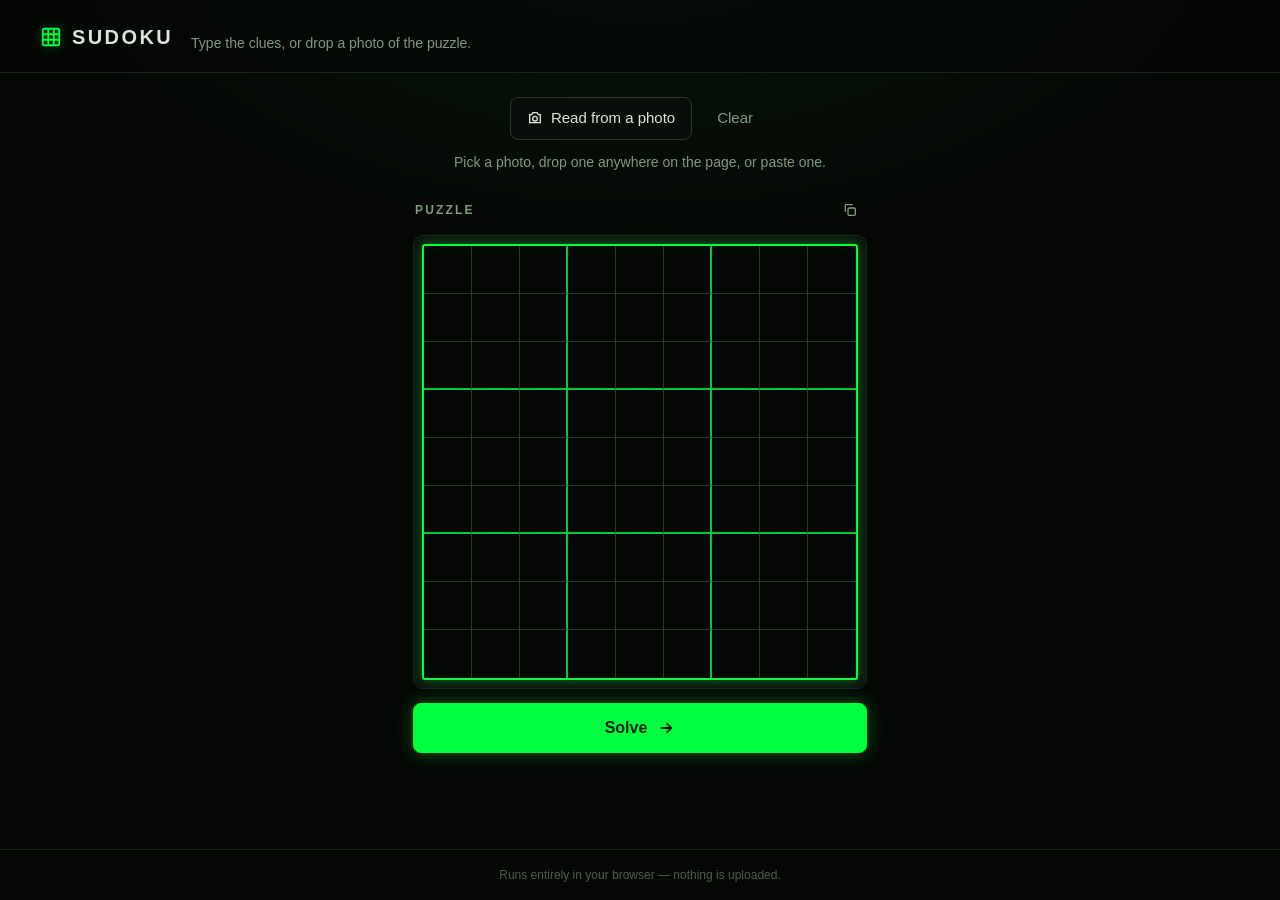
<file: index.html>
<!DOCTYPE html>
<html lang="en">

<head>
  <meta charset="UTF-8">
  <meta name="viewport" content="width=device-width, initial-scale=1.0">
  <meta name="color-scheme" content="dark">
  <meta name="theme-color" content="#050705">
  <link rel="stylesheet" href="style.css">
  <title>Sudoku</title>
</head>

<body>
  <header class="topbar">
    <div class="brand">
      <span class="mark" aria-hidden="true">
        <svg viewBox="0 0 24 24" width="22" height="22" fill="none" stroke="currentColor" stroke-width="2">
          <rect x="3" y="3" width="18" height="18" rx="2"></rect>
          <path d="M9 3v18M15 3v18M3 9h18M3 15h18"></path>
        </svg>
      </span>
      <h1>Sudoku</h1>
    </div>
    <p class="tagline">Type the clues, or drop a photo of the puzzle.</p>
  </header>

  <main>
    <section id="import" class="toolbar" aria-label="Import">
      <div class="actions">
        <button id="photoBtn" type="button" class="btn">
          <svg viewBox="0 0 24 24" width="16" height="16" fill="none" stroke="currentColor" stroke-width="2" aria-hidden="true">
            <path d="M4 7h3l2-3h6l2 3h3v12H4z"></path>
            <circle cx="12" cy="13" r="3.5"></circle>
          </svg>
          Read from a photo
        </button>
        <input type="file" id="photo" accept="image/*" capture="environment" hidden>
        <button id="cornersBtn" type="button" class="btn" hidden>Set corners by hand</button>
        <button id="clearBtn" type="button" class="btn btn-quiet">Clear</button>
      </div>
      <p id="importStatus" class="status" role="status">Pick a photo, drop one anywhere on the page, or paste one.</p>
    </section>

    <details id="previewWrap" class="card preview" hidden open>
      <summary class="preview-head">
        <span class="panel-title">Photo</span>
        <span id="previewHint" class="preview-hint"></span>
        <svg class="chevron" viewBox="0 0 24 24" width="16" height="16" fill="none" stroke="currentColor" stroke-width="2" aria-hidden="true">
          <path d="M6 9l6 6 6-6"></path>
        </svg>
      </summary>
      <div class="preview-body">
        <figure id="pickerFigure" hidden>
          <canvas id="picker" title="click the four corners of the grid"></canvas>
          <figcaption>Your photo — click the corners in order</figcaption>
        </figure>
        <figure id="previewFigure" hidden>
          <canvas id="preview" title="the grid as the reader rectified it"></canvas>
          <figcaption>What the reader saw</figcaption>
        </figure>
      </div>
    </details>

    <section id="container" class="boards">
      <div class="board-panel">
        <div class="panel-head">
          <h2 class="panel-title">Puzzle</h2>
          <button id="copyPuzzle" type="button" class="btn btn-icon" title="Copy the clues as an 81-character string" aria-label="Copy the clues">
            <svg viewBox="0 0 24 24" width="16" height="16" fill="none" stroke="currentColor" stroke-width="2" aria-hidden="true" class="icon-copy">
              <rect x="9" y="9" width="11" height="11" rx="2"></rect>
              <path d="M5 15V5a1 1 0 0 1 1-1h10"></path>
            </svg>
            <svg viewBox="0 0 24 24" width="16" height="16" fill="none" stroke="currentColor" stroke-width="2.5" aria-hidden="true" class="icon-check">
              <path d="M5 12l5 5L20 7"></path>
            </svg>
          </button>
        </div>
        <div class="board-frame" id="problemFrame">
          <div id="problem" class="board" role="grid" aria-label="Puzzle clues">
            <input class="case c1" type="text" inputmode="numeric" pattern="[1-9]" maxlength="1" autocomplete="off" aria-label="Row 1, column 1">
            <input class="case c2" type="text" inputmode="numeric" pattern="[1-9]" maxlength="1" autocomplete="off" aria-label="Row 1, column 2">
            <input class="case c3 x3" type="text" inputmode="numeric" pattern="[1-9]" maxlength="1" autocomplete="off" aria-label="Row 1, column 3">
            <input class="case c4" type="text" inputmode="numeric" pattern="[1-9]" maxlength="1" autocomplete="off" aria-label="Row 1, column 4">
            <input class="case c5" type="text" inputmode="numeric" pattern="[1-9]" maxlength="1" autocomplete="off" aria-label="Row 1, column 5">
            <input class="case c6 x3" type="text" inputmode="numeric" pattern="[1-9]" maxlength="1" autocomplete="off" aria-label="Row 1, column 6">
            <input class="case c7" type="text" inputmode="numeric" pattern="[1-9]" maxlength="1" autocomplete="off" aria-label="Row 1, column 7">
            <input class="case c8" type="text" inputmode="numeric" pattern="[1-9]" maxlength="1" autocomplete="off" aria-label="Row 1, column 8">
            <input class="case c9" type="text" inputmode="numeric" pattern="[1-9]" maxlength="1" autocomplete="off" aria-label="Row 1, column 9">
            <input class="case c10" type="text" inputmode="numeric" pattern="[1-9]" maxlength="1" autocomplete="off" aria-label="Row 2, column 1">
            <input class="case c11" type="text" inputmode="numeric" pattern="[1-9]" maxlength="1" autocomplete="off" aria-label="Row 2, column 2">
            <input class="case c12 x3" type="text" inputmode="numeric" pattern="[1-9]" maxlength="1" autocomplete="off" aria-label="Row 2, column 3">
            <input class="case c13" type="text" inputmode="numeric" pattern="[1-9]" maxlength="1" autocomplete="off" aria-label="Row 2, column 4">
            <input class="case c14" type="text" inputmode="numeric" pattern="[1-9]" maxlength="1" autocomplete="off" aria-label="Row 2, column 5">
            <input class="case c15 x3" type="text" inputmode="numeric" pattern="[1-9]" maxlength="1" autocomplete="off" aria-label="Row 2, column 6">
            <input class="case c16" type="text" inputmode="numeric" pattern="[1-9]" maxlength="1" autocomplete="off" aria-label="Row 2, column 7">
            <input class="case c17" type="text" inputmode="numeric" pattern="[1-9]" maxlength="1" autocomplete="off" aria-label="Row 2, column 8">
            <input class="case c18" type="text" inputmode="numeric" pattern="[1-9]" maxlength="1" autocomplete="off" aria-label="Row 2, column 9">
            <input class="case c19 y3" type="text" inputmode="numeric" pattern="[1-9]" maxlength="1" autocomplete="off" aria-label="Row 3, column 1">
            <input class="case c20 y3" type="text" inputmode="numeric" pattern="[1-9]" maxlength="1" autocomplete="off" aria-label="Row 3, column 2">
            <input class="case c21 x3 y3" type="text" inputmode="numeric" pattern="[1-9]" maxlength="1" autocomplete="off" aria-label="Row 3, column 3">
            <input class="case c22 y3" type="text" inputmode="numeric" pattern="[1-9]" maxlength="1" autocomplete="off" aria-label="Row 3, column 4">
            <input class="case c23 y3" type="text" inputmode="numeric" pattern="[1-9]" maxlength="1" autocomplete="off" aria-label="Row 3, column 5">
            <input class="case c24 x3 y3" type="text" inputmode="numeric" pattern="[1-9]" maxlength="1" autocomplete="off" aria-label="Row 3, column 6">
            <input class="case c25 y3" type="text" inputmode="numeric" pattern="[1-9]" maxlength="1" autocomplete="off" aria-label="Row 3, column 7">
            <input class="case c26 y3" type="text" inputmode="numeric" pattern="[1-9]" maxlength="1" autocomplete="off" aria-label="Row 3, column 8">
            <input class="case c27 y3" type="text" inputmode="numeric" pattern="[1-9]" maxlength="1" autocomplete="off" aria-label="Row 3, column 9">
            <input class="case c28" type="text" inputmode="numeric" pattern="[1-9]" maxlength="1" autocomplete="off" aria-label="Row 4, column 1">
            <input class="case c29" type="text" inputmode="numeric" pattern="[1-9]" maxlength="1" autocomplete="off" aria-label="Row 4, column 2">
            <input class="case c30 x3" type="text" inputmode="numeric" pattern="[1-9]" maxlength="1" autocomplete="off" aria-label="Row 4, column 3">
            <input class="case c31" type="text" inputmode="numeric" pattern="[1-9]" maxlength="1" autocomplete="off" aria-label="Row 4, column 4">
            <input class="case c32" type="text" inputmode="numeric" pattern="[1-9]" maxlength="1" autocomplete="off" aria-label="Row 4, column 5">
            <input class="case c33 x3" type="text" inputmode="numeric" pattern="[1-9]" maxlength="1" autocomplete="off" aria-label="Row 4, column 6">
            <input class="case c34" type="text" inputmode="numeric" pattern="[1-9]" maxlength="1" autocomplete="off" aria-label="Row 4, column 7">
            <input class="case c35" type="text" inputmode="numeric" pattern="[1-9]" maxlength="1" autocomplete="off" aria-label="Row 4, column 8">
            <input class="case c36" type="text" inputmode="numeric" pattern="[1-9]" maxlength="1" autocomplete="off" aria-label="Row 4, column 9">
            <input class="case c37" type="text" inputmode="numeric" pattern="[1-9]" maxlength="1" autocomplete="off" aria-label="Row 5, column 1">
            <input class="case c38" type="text" inputmode="numeric" pattern="[1-9]" maxlength="1" autocomplete="off" aria-label="Row 5, column 2">
            <input class="case c39 x3" type="text" inputmode="numeric" pattern="[1-9]" maxlength="1" autocomplete="off" aria-label="Row 5, column 3">
            <input class="case c40" type="text" inputmode="numeric" pattern="[1-9]" maxlength="1" autocomplete="off" aria-label="Row 5, column 4">
            <input class="case c41" type="text" inputmode="numeric" pattern="[1-9]" maxlength="1" autocomplete="off" aria-label="Row 5, column 5">
            <input class="case c42 x3" type="text" inputmode="numeric" pattern="[1-9]" maxlength="1" autocomplete="off" aria-label="Row 5, column 6">
            <input class="case c43" type="text" inputmode="numeric" pattern="[1-9]" maxlength="1" autocomplete="off" aria-label="Row 5, column 7">
            <input class="case c44" type="text" inputmode="numeric" pattern="[1-9]" maxlength="1" autocomplete="off" aria-label="Row 5, column 8">
            <input class="case c45" type="text" inputmode="numeric" pattern="[1-9]" maxlength="1" autocomplete="off" aria-label="Row 5, column 9">
            <input class="case c46 y3" type="text" inputmode="numeric" pattern="[1-9]" maxlength="1" autocomplete="off" aria-label="Row 6, column 1">
            <input class="case c47 y3" type="text" inputmode="numeric" pattern="[1-9]" maxlength="1" autocomplete="off" aria-label="Row 6, column 2">
            <input class="case c48 x3 y3" type="text" inputmode="numeric" pattern="[1-9]" maxlength="1" autocomplete="off" aria-label="Row 6, column 3">
            <input class="case c49 y3" type="text" inputmode="numeric" pattern="[1-9]" maxlength="1" autocomplete="off" aria-label="Row 6, column 4">
            <input class="case c50 y3" type="text" inputmode="numeric" pattern="[1-9]" maxlength="1" autocomplete="off" aria-label="Row 6, column 5">
            <input class="case c51 x3 y3" type="text" inputmode="numeric" pattern="[1-9]" maxlength="1" autocomplete="off" aria-label="Row 6, column 6">
            <input class="case c52 y3" type="text" inputmode="numeric" pattern="[1-9]" maxlength="1" autocomplete="off" aria-label="Row 6, column 7">
            <input class="case c53 y3" type="text" inputmode="numeric" pattern="[1-9]" maxlength="1" autocomplete="off" aria-label="Row 6, column 8">
            <input class="case c54 y3" type="text" inputmode="numeric" pattern="[1-9]" maxlength="1" autocomplete="off" aria-label="Row 6, column 9">
            <input class="case c55" type="text" inputmode="numeric" pattern="[1-9]" maxlength="1" autocomplete="off" aria-label="Row 7, column 1">
            <input class="case c56" type="text" inputmode="numeric" pattern="[1-9]" maxlength="1" autocomplete="off" aria-label="Row 7, column 2">
            <input class="case c57 x3" type="text" inputmode="numeric" pattern="[1-9]" maxlength="1" autocomplete="off" aria-label="Row 7, column 3">
            <input class="case c58" type="text" inputmode="numeric" pattern="[1-9]" maxlength="1" autocomplete="off" aria-label="Row 7, column 4">
            <input class="case c59" type="text" inputmode="numeric" pattern="[1-9]" maxlength="1" autocomplete="off" aria-label="Row 7, column 5">
            <input class="case c60 x3" type="text" inputmode="numeric" pattern="[1-9]" maxlength="1" autocomplete="off" aria-label="Row 7, column 6">
            <input class="case c61" type="text" inputmode="numeric" pattern="[1-9]" maxlength="1" autocomplete="off" aria-label="Row 7, column 7">
            <input class="case c62" type="text" inputmode="numeric" pattern="[1-9]" maxlength="1" autocomplete="off" aria-label="Row 7, column 8">
            <input class="case c63" type="text" inputmode="numeric" pattern="[1-9]" maxlength="1" autocomplete="off" aria-label="Row 7, column 9">
            <input class="case c64" type="text" inputmode="numeric" pattern="[1-9]" maxlength="1" autocomplete="off" aria-label="Row 8, column 1">
            <input class="case c65" type="text" inputmode="numeric" pattern="[1-9]" maxlength="1" autocomplete="off" aria-label="Row 8, column 2">
            <input class="case c66 x3" type="text" inputmode="numeric" pattern="[1-9]" maxlength="1" autocomplete="off" aria-label="Row 8, column 3">
            <input class="case c67" type="text" inputmode="numeric" pattern="[1-9]" maxlength="1" autocomplete="off" aria-label="Row 8, column 4">
            <input class="case c68" type="text" inputmode="numeric" pattern="[1-9]" maxlength="1" autocomplete="off" aria-label="Row 8, column 5">
            <input class="case c69 x3" type="text" inputmode="numeric" pattern="[1-9]" maxlength="1" autocomplete="off" aria-label="Row 8, column 6">
            <input class="case c70" type="text" inputmode="numeric" pattern="[1-9]" maxlength="1" autocomplete="off" aria-label="Row 8, column 7">
            <input class="case c71" type="text" inputmode="numeric" pattern="[1-9]" maxlength="1" autocomplete="off" aria-label="Row 8, column 8">
            <input class="case c72" type="text" inputmode="numeric" pattern="[1-9]" maxlength="1" autocomplete="off" aria-label="Row 8, column 9">
            <input class="case c73" type="text" inputmode="numeric" pattern="[1-9]" maxlength="1" autocomplete="off" aria-label="Row 9, column 1">
            <input class="case c74" type="text" inputmode="numeric" pattern="[1-9]" maxlength="1" autocomplete="off" aria-label="Row 9, column 2">
            <input class="case c75 x3" type="text" inputmode="numeric" pattern="[1-9]" maxlength="1" autocomplete="off" aria-label="Row 9, column 3">
            <input class="case c76" type="text" inputmode="numeric" pattern="[1-9]" maxlength="1" autocomplete="off" aria-label="Row 9, column 4">
            <input class="case c77" type="text" inputmode="numeric" pattern="[1-9]" maxlength="1" autocomplete="off" aria-label="Row 9, column 5">
            <input class="case c78 x3" type="text" inputmode="numeric" pattern="[1-9]" maxlength="1" autocomplete="off" aria-label="Row 9, column 6">
            <input class="case c79" type="text" inputmode="numeric" pattern="[1-9]" maxlength="1" autocomplete="off" aria-label="Row 9, column 7">
            <input class="case c80" type="text" inputmode="numeric" pattern="[1-9]" maxlength="1" autocomplete="off" aria-label="Row 9, column 8">
            <input class="case c81" type="text" inputmode="numeric" pattern="[1-9]" maxlength="1" autocomplete="off" aria-label="Row 9, column 9">
          </div>
          <div class="drop-hint" aria-hidden="true"><span>Drop the photo here</span></div>
        </div>
        <button id="solveBtn" type="button" class="btn btn-primary">
          <span class="btn-label">Solve</span>
          <svg viewBox="0 0 24 24" width="18" height="18" fill="none" stroke="currentColor" stroke-width="2.5" aria-hidden="true">
            <path d="M5 12h14M13 6l6 6-6 6"></path>
          </svg>
        </button>
      </div>

      <div class="board-panel" id="solutionPanel" hidden>
        <div class="panel-head">
          <h2 class="panel-title">Solution</h2>
          <button id="copySolution" type="button" class="btn btn-icon" title="Copy the solution as an 81-character string" aria-label="Copy the solution">
            <svg viewBox="0 0 24 24" width="16" height="16" fill="none" stroke="currentColor" stroke-width="2" aria-hidden="true" class="icon-copy">
              <rect x="9" y="9" width="11" height="11" rx="2"></rect>
              <path d="M5 15V5a1 1 0 0 1 1-1h10"></path>
            </svg>
            <svg viewBox="0 0 24 24" width="16" height="16" fill="none" stroke="currentColor" stroke-width="2.5" aria-hidden="true" class="icon-check">
              <path d="M5 12l5 5L20 7"></path>
            </svg>
          </button>
        </div>
        <div class="board-frame">
          <div id="solution" class="board solved" role="grid" aria-label="Solution">
            <div class="case case1"></div>
            <div class="case case2"></div>
            <div class="case case3 x3"></div>
            <div class="case case4"></div>
            <div class="case case5"></div>
            <div class="case case6 x3"></div>
            <div class="case case7"></div>
            <div class="case case8"></div>
            <div class="case case9"></div>
            <div class="case case10"></div>
            <div class="case case11"></div>
            <div class="case case12 x3"></div>
            <div class="case case13"></div>
            <div class="case case14"></div>
            <div class="case case15 x3"></div>
            <div class="case case16"></div>
            <div class="case case17"></div>
            <div class="case case18"></div>
            <div class="case case19 y3"></div>
            <div class="case case20 y3"></div>
            <div class="case case21 x3 y3"></div>
            <div class="case case22 y3"></div>
            <div class="case case23 y3"></div>
            <div class="case case24 x3 y3"></div>
            <div class="case case25 y3"></div>
            <div class="case case26 y3"></div>
            <div class="case case27 y3"></div>
            <div class="case case28"></div>
            <div class="case case29"></div>
            <div class="case case30 x3"></div>
            <div class="case case31"></div>
            <div class="case case32"></div>
            <div class="case case33 x3"></div>
            <div class="case case34"></div>
            <div class="case case35"></div>
            <div class="case case36"></div>
            <div class="case case37"></div>
            <div class="case case38"></div>
            <div class="case case39 x3"></div>
            <div class="case case40"></div>
            <div class="case case41"></div>
            <div class="case case42 x3"></div>
            <div class="case case43"></div>
            <div class="case case44"></div>
            <div class="case case45"></div>
            <div class="case case46 y3"></div>
            <div class="case case47 y3"></div>
            <div class="case case48 x3 y3"></div>
            <div class="case case49 y3"></div>
            <div class="case case50 y3"></div>
            <div class="case case51 x3 y3"></div>
            <div class="case case52 y3"></div>
            <div class="case case53 y3"></div>
            <div class="case case54 y3"></div>
            <div class="case case55"></div>
            <div class="case case56"></div>
            <div class="case case57 x3"></div>
            <div class="case case58"></div>
            <div class="case case59"></div>
            <div class="case case60 x3"></div>
            <div class="case case61"></div>
            <div class="case case62"></div>
            <div class="case case63"></div>
            <div class="case case64"></div>
            <div class="case case65"></div>
            <div class="case case66 x3"></div>
            <div class="case case67"></div>
            <div class="case case68"></div>
            <div class="case case69 x3"></div>
            <div class="case case70"></div>
            <div class="case case71"></div>
            <div class="case case72"></div>
            <div class="case case73"></div>
            <div class="case case74"></div>
            <div class="case case75 x3"></div>
            <div class="case case76"></div>
            <div class="case case77"></div>
            <div class="case case78 x3"></div>
            <div class="case case79"></div>
            <div class="case case80"></div>
            <div class="case case81"></div>
          </div>
        </div>
      </div>
    </section>

    <p id="alert" class="status alert" role="status" aria-live="polite"></p>
  </main>

  <footer class="foot">
    Runs entirely in your browser — nothing is uploaded.
  </footer>

  <script src="digit-model.js"></script>
  <script src="vision.js"></script>
  <script src="sudoku.js"></script>
</body>

</html>
</file>
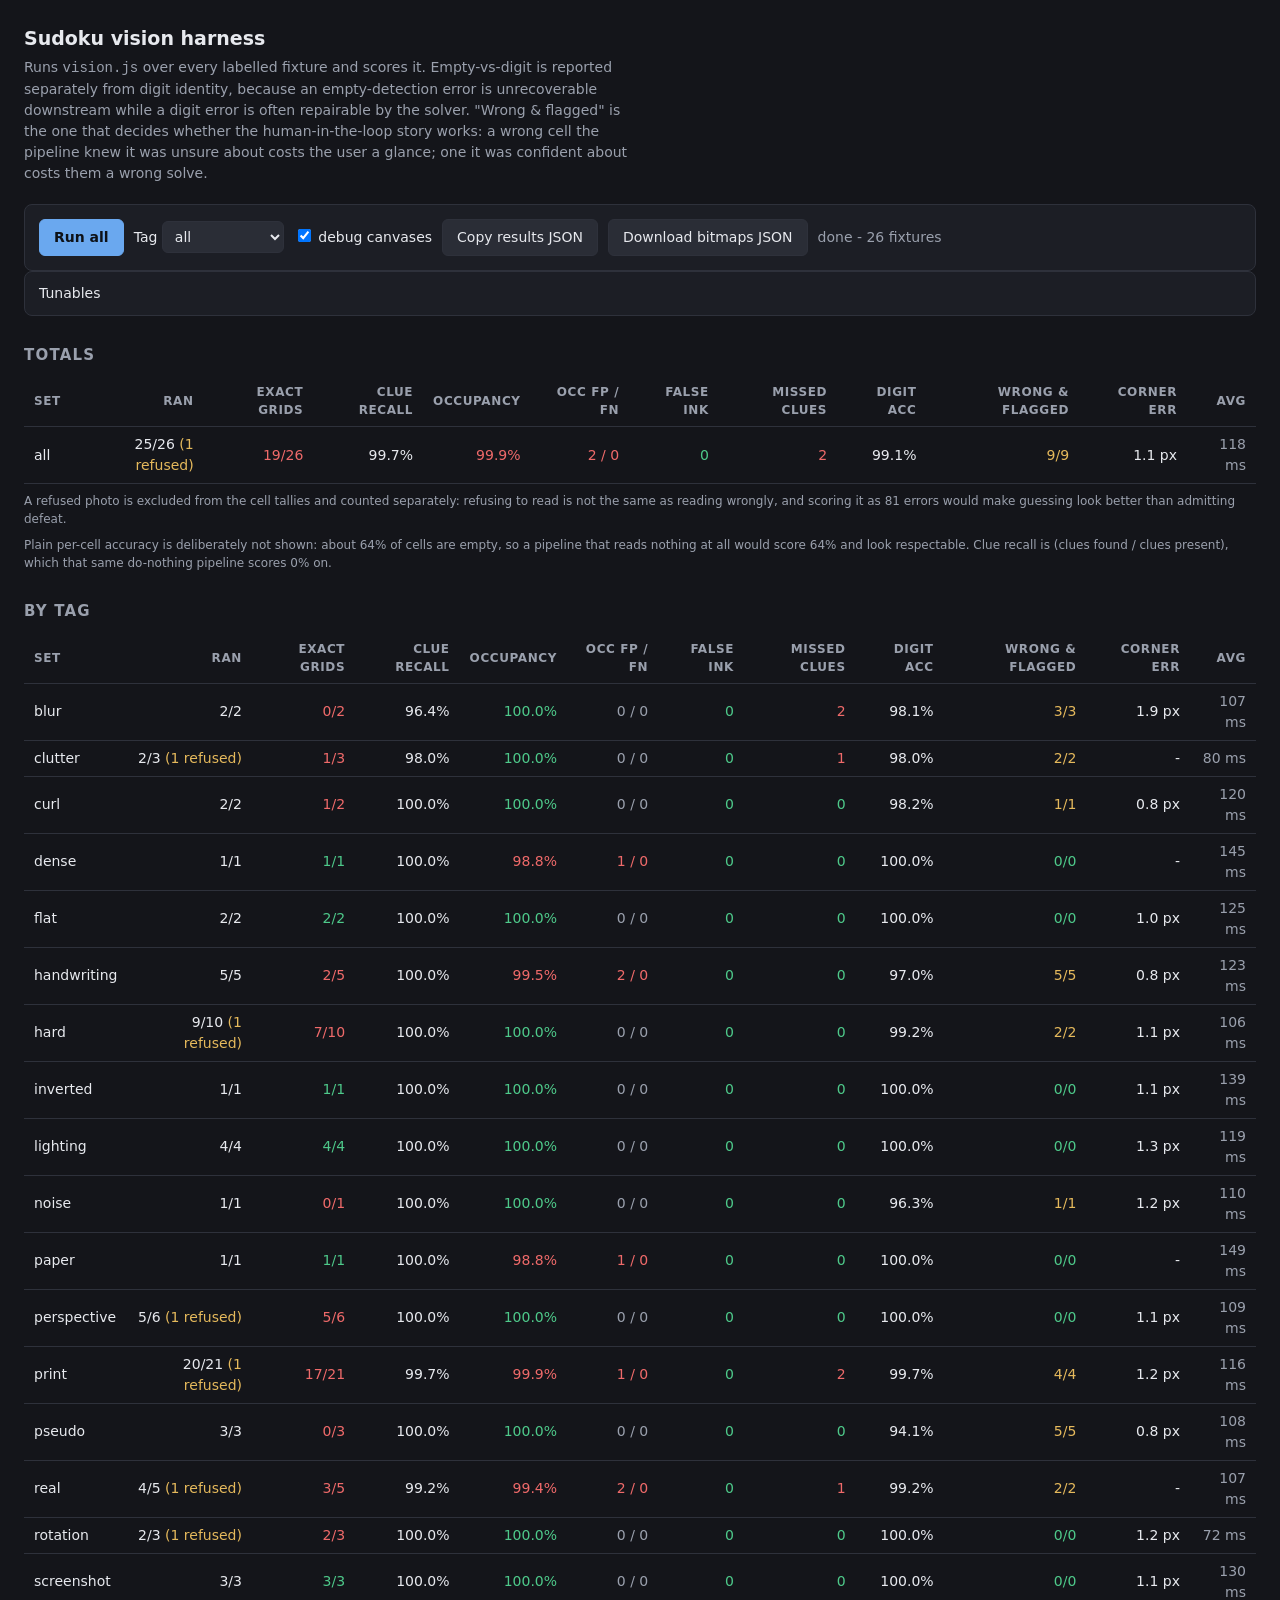
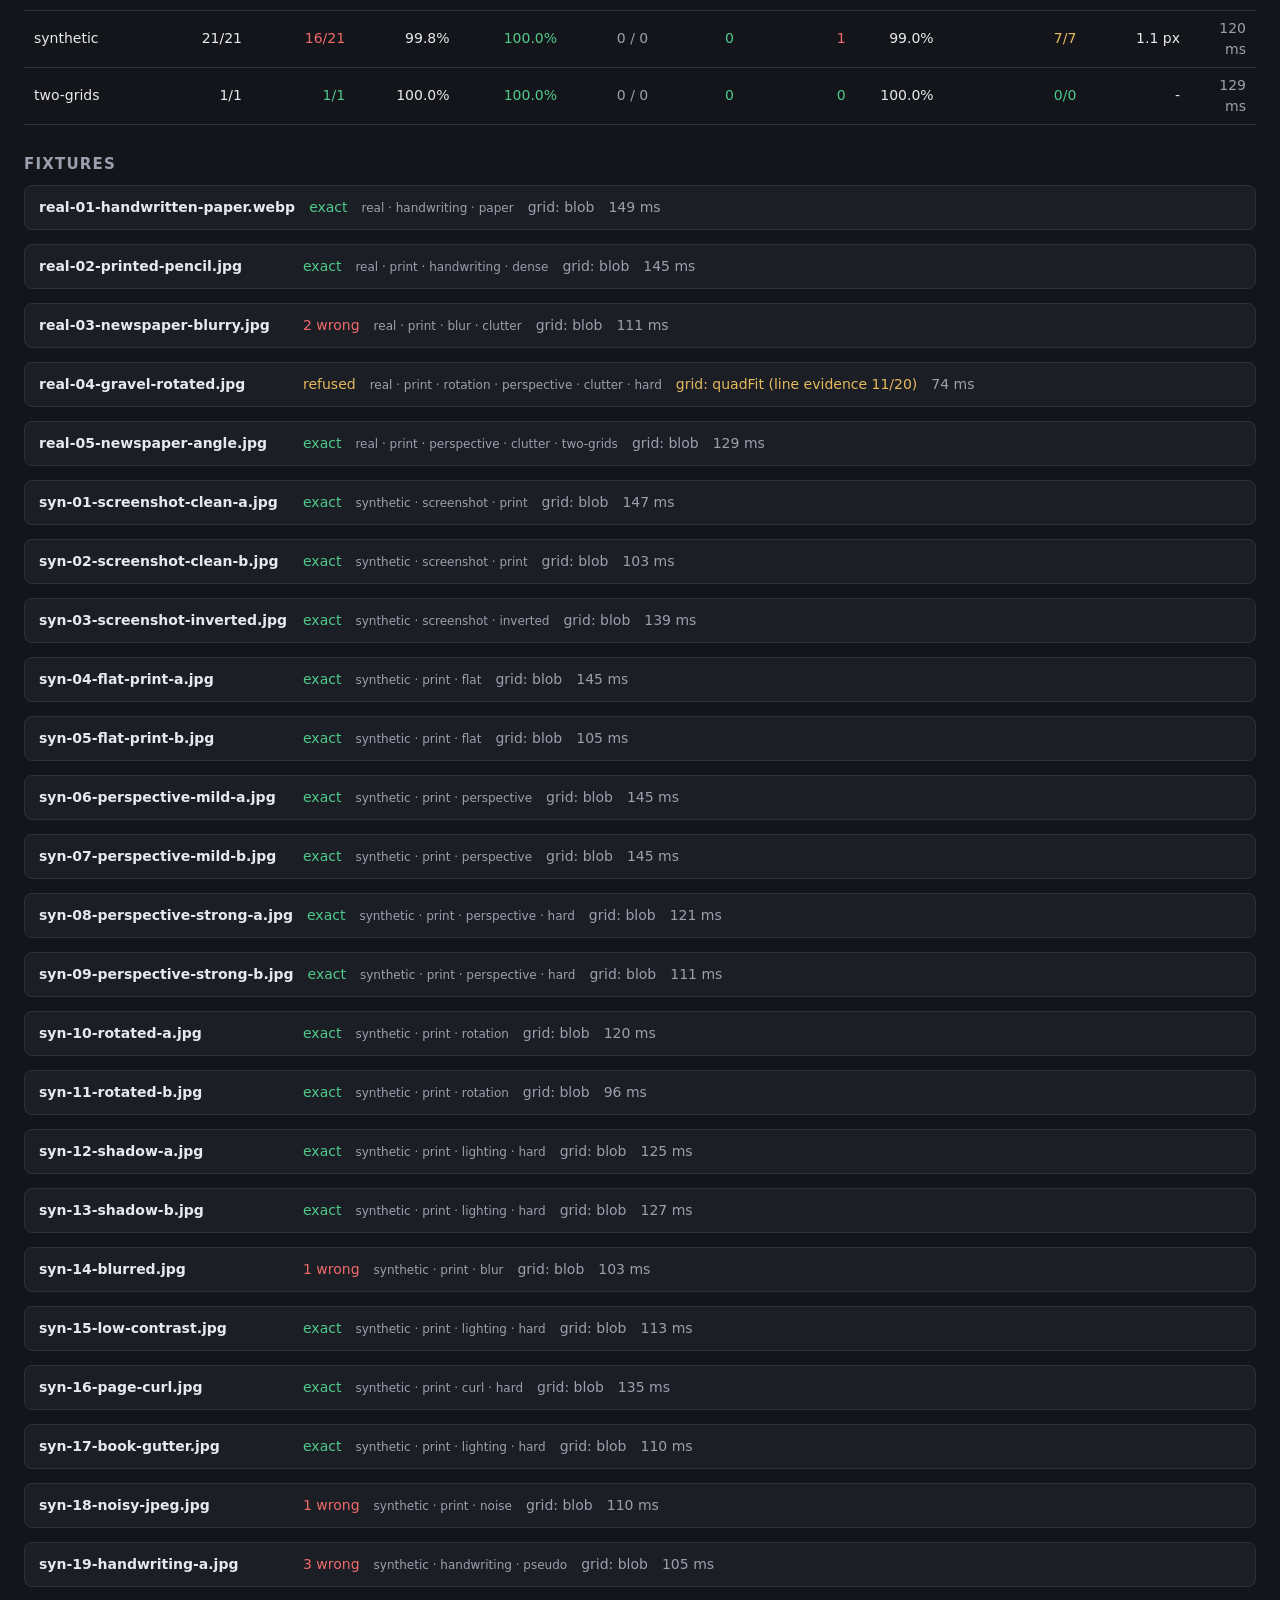
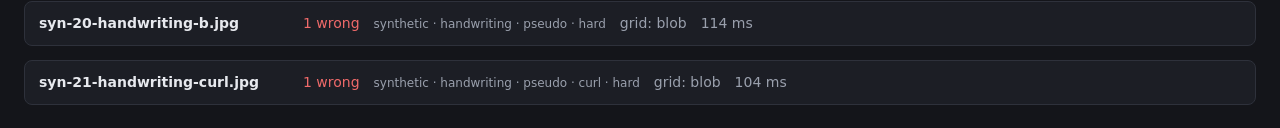
<file: test-vision.html>
<!DOCTYPE html>
<html lang="en">

<head>
  <meta charset="UTF-8">
  <meta name="viewport" content="width=device-width, initial-scale=1.0">
  <title>Sudoku vision harness</title>
  <style>
    :root {
      --bg: #14151a; --panel: #1c1e25; --line: #2e313b; --fg: #e7e9ee;
      --dim: #9aa0ad; --ok: #4ec98a; --bad: #ef6a6a; --warn: #e5b95c; --accent: #6aa8ef;
    }
    * { box-sizing: border-box; }
    body { margin: 0; padding: 24px; background: var(--bg); color: var(--fg);
           font: 14px/1.5 ui-sans-serif, system-ui, -apple-system, Segoe UI, Roboto, sans-serif; }
    h1 { font-size: 19px; margin: 0 0 4px; }
    h2 { font-size: 15px; margin: 28px 0 10px; color: var(--dim);
         text-transform: uppercase; letter-spacing: .08em; }
    .sub { color: var(--dim); margin: 0 0 20px; max-width: 70ch; }
    .bar { display: flex; gap: 10px; flex-wrap: wrap; align-items: center;
           padding: 14px; background: var(--panel); border: 1px solid var(--line); border-radius: 8px; }
    button { font: inherit; padding: 7px 14px; border-radius: 6px; border: 1px solid var(--line);
             background: #2a2d36; color: var(--fg); cursor: pointer; }
    button.primary { background: var(--accent); border-color: var(--accent); color: #0d1117; font-weight: 600; }
    button:disabled { opacity: .5; cursor: default; }
    select, input[type=text] { font: inherit; padding: 6px 8px; border-radius: 6px;
             border: 1px solid var(--line); background: #2a2d36; color: var(--fg); }
    textarea { width: 100%; min-height: 92px; font: 12px/1.5 ui-monospace, SFMono-Regular, Menlo, monospace;
               background: #101219; color: var(--fg); border: 1px solid var(--line);
               border-radius: 6px; padding: 10px; }
    .note { padding: 12px 14px; border-radius: 8px; border: 1px solid var(--line);
            background: #2a2419; color: var(--warn); margin: 16px 0; }
    .note code { background: #00000044; padding: 1px 5px; border-radius: 4px; }
    table { border-collapse: collapse; width: 100%; }
    th, td { text-align: left; padding: 7px 10px; border-bottom: 1px solid var(--line); }
    th { color: var(--dim); font-weight: 600; font-size: 12px;
         text-transform: uppercase; letter-spacing: .05em; }
    td.num, th.num { text-align: right; font-variant-numeric: tabular-nums; }
    .ok { color: var(--ok); } .bad { color: var(--bad); } .warn { color: var(--warn); }
    .dim { color: var(--dim); }
    .cards { display: grid; gap: 14px; }
    details { background: var(--panel); border: 1px solid var(--line); border-radius: 8px; }
    summary { cursor: pointer; padding: 11px 14px; display: flex; gap: 14px;
              align-items: center; flex-wrap: wrap; }
    summary .name { font-weight: 600; min-width: 250px; }
    summary .tags { color: var(--dim); font-size: 12px; }
    .body { padding: 0 14px 16px; display: flex; gap: 20px; flex-wrap: wrap; }
    canvas { background: #000; border: 1px solid var(--line); border-radius: 4px; image-rendering: pixelated; }
    .board { border-collapse: collapse; font-variant-numeric: tabular-nums; }
    .board td { width: 27px; height: 27px; text-align: center; padding: 0;
                border: 1px solid #343843; font-size: 13px; }
    .board td.b { border-right-width: 2px; border-right-color: #565c6b; }
    .board td.r { border-bottom-width: 2px; border-bottom-color: #565c6b; }
    .board td.wrong { background: #4a1f22; color: #ff9c9c; font-weight: 700; }
    .board td.flag { outline: 2px solid var(--warn); outline-offset: -2px; }
    .board td small { display: block; font-size: 9px; color: var(--dim); line-height: 1; }
    .legend { color: var(--dim); font-size: 12px; margin: 8px 0 0; }
    .stack { display: flex; flex-direction: column; gap: 6px; }
    .stack h3 { margin: 0; font-size: 11px; color: var(--dim);
                text-transform: uppercase; letter-spacing: .06em; }
  </style>
</head>

<body>
  <h1>Sudoku vision harness</h1>
  <p class="sub">
    Runs <code>vision.js</code> over every labelled fixture and scores it. Empty-vs-digit is
    reported separately from digit identity, because an empty-detection error is unrecoverable
    downstream while a digit error is often repairable by the solver. "Wrong &amp; flagged" is the
    one that decides whether the human-in-the-loop story works: a wrong cell the pipeline knew it
    was unsure about costs the user a glance; one it was confident about costs them a wrong solve.
  </p>

  <div class="bar">
    <button id="run" class="primary">Run all</button>
    <label>Tag
      <select id="tag"><option value="">all</option></select>
    </label>
    <label><input type="checkbox" id="debug" checked> debug canvases</label>
    <button id="copy">Copy results JSON</button>
    <button id="bitmaps">Download bitmaps JSON</button>
    <span id="status" class="dim"></span>
  </div>

  <div id="blocked" class="note" hidden>
    <strong>The browser will not let this page read the fixture pixels.</strong>
    Opened over <code>file://</code>, Chrome treats every local image as a separate origin and
    taints the canvas. Two ways round it:
    <br>1. serve the folder — <code>python3 -m http.server</code>, then open
    <code>http://localhost:8000/test-vision.html</code>; or
    <br>2. pick the fixtures folder here, which hands the page real <code>File</code> objects:
    <input type="file" id="picker" webkitdirectory directory multiple>
  </div>

  <details id="tuning">
    <summary>Tunables</summary>
    <div class="body" style="display:block">
      <p class="legend">Overrides merged over <code>SudokuVision.defaults</code> for this run.
        Edit, then Run all. This is how §2's thresholds get tuned against evidence instead of taste.</p>
      <textarea id="opts"></textarea>
    </div>
  </details>

  <h2>Totals</h2>
  <div id="totals"></div>

  <h2>By tag</h2>
  <div id="bytag"></div>

  <h2>Fixtures</h2>
  <div id="cards" class="cards"></div>

  <script src="tools/fixtures/manifest.js"></script>
  <script src="digit-model.js"></script>
  <script src="vision.js"></script>
  <!-- the app's own solver, so the repair measured here is the repair that ships -->
  <script src="sudoku.js"></script>
  <script>
    var FIXTURES = window.SUDOKU_FIXTURES || [];
    var FIX_DIR = 'tools/fixtures/';
    var pickedFiles = null;      // filename -> File, when the folder picker is used
    var lastResults = [];

    var el = {
      run: document.getElementById('run'), tag: document.getElementById('tag'),
      debug: document.getElementById('debug'), copy: document.getElementById('copy'),
      status: document.getElementById('status'),
      bitmaps: document.getElementById('bitmaps'), blocked: document.getElementById('blocked'),
      picker: document.getElementById('picker'), opts: document.getElementById('opts'),
      totals: document.getElementById('totals'), bytag: document.getElementById('bytag'),
      cards: document.getElementById('cards')
    };

    el.opts.value = JSON.stringify({ debug: true }, null, 2);

    // ------------------------------------------------------------- sources

    function sourceFor(fixture) {
      if (pickedFiles) {
        var f = pickedFiles[fixture.file];
        if (!f) { throw new Error('not in the picked folder: ' + fixture.file); }
        return f;
      }
      return FIX_DIR + fixture.file;
    }

    // Can we actually read pixels from a fixture loaded by path?
    function probeSource() {
      if (!FIXTURES.length) { return Promise.resolve(false); }
      return SudokuVision.toCanvas(FIX_DIR + FIXTURES[0].file, 64)
        .then(function (c) { SudokuVision.readPixels(c); return true; })
        .catch(function () { return false; });
    }

    el.picker.addEventListener('change', function (e) {
      pickedFiles = {};
      Array.prototype.forEach.call(e.target.files, function (f) { pickedFiles[f.name] = f; });
      el.blocked.hidden = true;
      run();
    });

    // ------------------------------------------------------------- scoring

    function score(fixture, result) {
      var truth = SudokuVision.parseBoard(fixture.board);
      var got = result.grid;
      var s = {
        file: fixture.file, tags: fixture.tags || [], notes: fixture.notes || '',
        ok: result.ok, refused: !result.ok && !result.notImplemented,
        reason: result.reason, notImplemented: result.notImplemented,
        msClassify: result.timings ? Math.round(result.timings.classify || 0) : null,
        gridSource: result.gridSource || null, gridRejected: result.gridRejected || null,
        stage: result.stage, ms: result.timings ? Math.round(result.timings.total) : null,
        clues: 0, falseInk: 0, missed: 0, digitTotal: 0, digitRight: 0,
        wrong: [], flaggedWrong: 0, flagged: (result.uncertain || []).length,
        cornerError: null, exact: false, truth: truth, got: got,
        uncertain: result.uncertain || []
      };
      // Empty-vs-digit is scored straight off the segmenter, so it stays meaningful
      // while the classifier is still a stub - and so a segmentation regression can
      // never hide behind a classifier improvement.
      s.occChecked = 0; s.occFP = 0; s.occFN = 0; s.occWrong = [];
      if (result.debug && result.debug.cells) {
        result.debug.cells.forEach(function (cell) {
          var tv = truth[cell.row][cell.col];
          s.occChecked++;
          if (!tv && !cell.empty) { s.occFP++; s.occWrong.push([cell.row, cell.col]); }
          if (tv && cell.empty) { s.occFN++; s.occWrong.push([cell.row, cell.col]); }
        });
      }

      s.cells = (result.debug && result.debug.cells) || null;

      var flagged = {};
      s.uncertain.forEach(function (p) { flagged[p[0] + ',' + p[1]] = true; });

      for (var r = 0; r < 9; r++) {
        for (var c = 0; c < 9; c++) {
          var tv = truth[r][c], gv = got[r][c];
          if (tv) { s.clues++; }
          if (!tv && gv) { s.falseInk++; }
          if (tv && !gv) { s.missed++; }
          if (tv && gv) { s.digitTotal++; if (tv === gv) { s.digitRight++; } }
          if (tv !== gv) {
            s.wrong.push([r, c]);
            if (flagged[r + ',' + c]) { s.flaggedWrong++; }
          }
        }
      }
      s.exact = s.ok && s.wrong.length === 0;

      if (fixture.corners && result.corners && result.corners.length === 4) {
        var sum = 0;
        for (var i = 0; i < 4; i++) {
          var dx = result.corners[i].x - fixture.corners[i][0];
          var dy = result.corners[i].y - fixture.corners[i][1];
          sum += Math.sqrt(dx * dx + dy * dy);
        }
        s.cornerError = sum / 4;
      }
      return s;
    }

    // ------------------------------------------------------------- running

    function run() {
      var overrides;
      try { overrides = JSON.parse(el.opts.value || '{}'); }
      catch (err) { el.status.textContent = 'tunables are not valid JSON: ' + err.message; return; }
      overrides.debug = el.debug.checked;

      var wanted = FIXTURES.filter(function (f) {
        return !el.tag.value || (f.tags || []).indexOf(el.tag.value) !== -1;
      });

      el.run.disabled = true;
      el.cards.innerHTML = '';
      lastResults = [];

      var chain = Promise.resolve();
      wanted.forEach(function (fixture, i) {
        chain = chain.then(function () {
          el.status.textContent = 'running ' + (i + 1) + '/' + wanted.length + ' - ' + fixture.file;
          return SudokuVision.extract(sourceFor(fixture), overrides)
            .then(function (result) { return { fixture: fixture, result: result }; })
            .catch(function (err) {
              return {
                fixture: fixture,
                result: {
                  ok: false, reason: 'threw: ' + err.message, grid: SudokuVision.emptyBoard(0),
                  confidence: SudokuVision.emptyBoard(0), uncertain: [], corners: null,
                  warped: null, debug: null, timings: {}
                }
              };
            })
            .then(function (pair) {
              var s = score(pair.fixture, pair.result);
              lastResults.push(s);
              el.cards.appendChild(card(s, pair.result, pair.fixture));
              renderTotals();
            });
        });
      });

      chain.then(function () {
        el.run.disabled = false;
        el.status.textContent = 'done - ' + wanted.length + ' fixtures';
      });
    }

    // ------------------------------------------------------------ reporting

    function pct(n, d) { return d ? (100 * n / d).toFixed(1) + '%' : '-'; }

    function aggregate(rows) {
      // A refused photo is one honest "I can't read this", not 81 wrong answers.
      // Counting its cells as errors made the accuracy figures meaningless and, worse,
      // made refusing look far more costly than guessing.
      var a = { n: rows.length, refused: 0, ran: 0, exact: 0, clues: 0, falseInk: 0, missed: 0,
                occChecked: 0, occFP: 0, occFN: 0,
                digitTotal: 0, digitRight: 0, wrong: 0, flaggedWrong: 0, flagged: 0,
                cornerErrors: [], ms: 0 };
      rows.forEach(function (s) {
        if (s.refused) { a.refused++; return; }
        if (s.ok) { a.ran++; }
        if (s.exact) { a.exact++; }
        a.clues += s.clues; a.falseInk += s.falseInk; a.missed += s.missed;
        a.digitTotal += s.digitTotal; a.digitRight += s.digitRight;
        a.wrong += s.wrong.length; a.flaggedWrong += s.flaggedWrong; a.flagged += s.flagged;
        a.ms += s.ms || 0;
        a.occChecked += s.occChecked || 0; a.occFP += s.occFP || 0; a.occFN += s.occFN || 0;
        if (s.cornerError !== null) { a.cornerErrors.push(s.cornerError); }
      });
      a.cornerMean = a.cornerErrors.length
        ? a.cornerErrors.reduce(function (x, y) { return x + y; }, 0) / a.cornerErrors.length
        : null;
      return a;
    }

    function statsRow(label, a) {
      return '<tr><td>' + label + '</td>' +
        '<td class="num">' + a.ran + '/' + a.n +
          (a.refused ? ' <span class="warn">(' + a.refused + ' refused)</span>' : '') + '</td>' +
        '<td class="num ' + (a.exact === a.n && a.n ? 'ok' : 'bad') + '">' +
          a.exact + '/' + a.n + '</td>' +
        '<td class="num">' + pct(a.clues - a.missed, a.clues) + '</td>' +
        '<td class="num ' + (!a.occChecked ? 'dim'
            : (a.occFP + a.occFN) ? 'bad' : 'ok') + '">' +
          (a.occChecked ? pct(a.occChecked - a.occFP - a.occFN, a.occChecked) : '-') + '</td>' +
        '<td class="num ' + ((a.occFP + a.occFN) ? 'bad' : 'dim') + '">' +
          a.occFP + ' / ' + a.occFN + '</td>' +
        '<td class="num ' + (a.falseInk ? 'bad' : 'ok') + '">' + a.falseInk + '</td>' +
        '<td class="num ' + (a.missed ? 'bad' : 'ok') + '">' + a.missed + '</td>' +
        '<td class="num">' + pct(a.digitRight, a.digitTotal) + '</td>' +
        '<td class="num ' + (a.wrong && a.flaggedWrong === a.wrong ? 'warn'
                             : a.wrong ? 'bad' : 'ok') + '">' +
          a.flaggedWrong + '/' + a.wrong + '</td>' +
        '<td class="num">' + (a.cornerMean === null ? '-' : a.cornerMean.toFixed(1) + ' px') + '</td>' +
        '<td class="num dim">' + (a.n ? Math.round(a.ms / a.n) : 0) + ' ms</td></tr>';
    }

    var HEAD = '<tr><th>set</th><th class="num">ran</th><th class="num">exact grids</th>' +
      '<th class="num">clue recall</th><th class="num">occupancy</th>' +
      '<th class="num">occ FP / FN</th><th class="num">false ink</th><th class="num">missed clues</th>' +
      '<th class="num">digit acc</th><th class="num">wrong &amp; flagged</th>' +
      '<th class="num">corner err</th><th class="num">avg</th></tr>';

    function renderTotals() {
      var a = aggregate(lastResults);
      el.totals.innerHTML = '<table>' + HEAD + statsRow('all', a) + '</table>' +
        '<p class="legend">A refused photo is excluded from the cell tallies and counted ' +
        'separately: refusing to read is not the same as reading wrongly, and scoring it ' +
        'as 81 errors would make guessing look better than admitting defeat.</p>' +
        '<p class="legend">Plain per-cell accuracy is deliberately not shown: about 64% of cells ' +
        'are empty, so a pipeline that reads nothing at all would score 64% and look respectable. ' +
        'Clue recall is (clues found / clues present), which that same do-nothing pipeline scores ' +
        '0% on.</p>' +
        (lastResults.some(function (s) { return s.notImplemented; })
          ? '<p class="legend warn">Pipeline stages are still stubs (' +
            lastResults[0].stage + '). Scores of zero here are correct and expected until ' +
            'step 2 lands - the harness is reporting honestly, not failing.</p>'
          : '');

      var tags = {};
      lastResults.forEach(function (s) {
        s.tags.forEach(function (t) { (tags[t] = tags[t] || []).push(s); });
      });
      var names = Object.keys(tags).sort();
      el.bytag.innerHTML = '<table>' + HEAD + names.map(function (t) {
        return statsRow(t, aggregate(tags[t]));
      }).join('') + '</table>';
    }

    function boardTable(s) {
      var html = '<table class="board">';
      for (var r = 0; r < 9; r++) {
        html += '<tr>';
        for (var c = 0; c < 9; c++) {
          var tv = s.truth[r][c], gv = s.got[r][c];
          var cls = [];
          if (c === 2 || c === 5) { cls.push('b'); }
          if (r === 2 || r === 5) { cls.push('r'); }
          if (tv !== gv) { cls.push('wrong'); }
          if (s.uncertain.some(function (p) { return p[0] === r && p[1] === c; })) { cls.push('flag'); }
          html += '<td class="' + cls.join(' ') + '">' + (gv || (tv !== gv ? '&middot;' : '')) +
            (tv !== gv ? '<small>' + (tv || '.') + '</small>' : '') + '</td>';
        }
        html += '</tr>';
      }
      return html + '</table>';
    }

    function overlay(result, fixture) {
      var src = result.debug && result.debug.source;
      if (!src) { return null; }
      // the canvas is drawn to a fixed width, and both quads are in source-image
      // coordinates, so scale by the source width - not the working canvas width
      var w = 260, k = w / ((result.input && result.input.width) || src.width);
      var c = document.createElement('canvas');
      c.width = w; c.height = Math.round(src.height * (w / src.width));
      var ctx = c.getContext('2d');
      ctx.drawImage(src, 0, 0, c.width, c.height);
      // truth in lime, detection in magenta; a detector that is close draws on top of the other
      if (fixture.corners) { quad(ctx, fixture.corners.map(function (p) {
        return { x: p[0] * k, y: p[1] * k }; }), '#4ec98a'); }
      if (result.corners) { quad(ctx, result.corners.map(function (p) {
        return { x: p.x * k, y: p.y * k }; }), '#e46ae4'); }
      return c;
    }

    function quad(ctx, pts, colour) {
      ctx.strokeStyle = colour; ctx.lineWidth = 2;
      ctx.beginPath();
      pts.forEach(function (p, i) { i ? ctx.lineTo(p.x, p.y) : ctx.moveTo(p.x, p.y); });
      ctx.closePath(); ctx.stroke();
    }

    // The 81 normalised bitmaps as the classifier will see them. Looking at these
    // is the fastest way to tell a segmentation bug from a threshold one.
    function cellSheet(result, s) {
      var cells = result.debug && result.debug.cells;
      if (!cells) { return null; }
      var box = 28, pad = 2, step = box + pad;
      var c = document.createElement('canvas');
      c.width = c.height = step * 9 + pad;
      var ctx = c.getContext('2d');
      ctx.fillStyle = '#1c1e25';
      ctx.fillRect(0, 0, c.width, c.height);
      var img = ctx.createImageData(box, box);
      cells.forEach(function (cell) {
        var x = pad + cell.col * step, y = pad + cell.row * step;
        var wrong = s.occWrong.some(function (p) { return p[0] === cell.row && p[1] === cell.col; });
        ctx.fillStyle = wrong ? '#6a1f22' : '#000';
        ctx.fillRect(x, y, box, box);
        if (cell.bitmap28) {
          for (var i = 0; i < box * box; i++) {
            var v = Math.round(cell.bitmap28[i] * 255);
            img.data[i * 4] = img.data[i * 4 + 1] = img.data[i * 4 + 2] = v;
            img.data[i * 4 + 3] = 255;
          }
          ctx.putImageData(img, x, y);
        }
        if (wrong) {
          ctx.strokeStyle = '#ef6a6a'; ctx.lineWidth = 1;
          ctx.strokeRect(x + 0.5, y + 0.5, box - 1, box - 1);
        }
      });
      return c;
    }

    function card(s, result, fixture) {
      var d = document.createElement('details');
      var verdict = s.notImplemented ? '<span class="warn">stub: ' + s.stage + '</span>'
        : s.refused ? '<span class="warn">refused</span>'
        : s.exact ? '<span class="ok">exact</span>'
        : '<span class="bad">' + s.wrong.length + ' wrong</span>';

      d.innerHTML =
        '<summary><span class="name">' + s.file + '</span>' + verdict +
        '<span class="tags">' + s.tags.join(' · ') + '</span>' +
        (s.gridSource ? '<span class="' + (s.gridSource === 'blob' ? 'dim' : 'warn') + '">grid: ' +
          s.gridSource + (s.gridRejected ? ' (' + s.gridRejected + ')' : '') + '</span>' : '') +
        '<span class="dim">' + (s.ms === null ? '' : s.ms + ' ms') + '</span></summary>' +
        '<div class="body"></div>';

      var body = d.querySelector('.body');

      if (s.reason) {
        var p = document.createElement('p');
        p.className = 'legend';
        p.textContent = s.reason;
        body.appendChild(p);
      }

      [['source + corners', overlay(result, fixture)],
       ['grayscale', result.debug && result.debug.gray],
       ['binary', result.debug && result.debug.binary],
       ['warped', result.warped],
       ['warped binary', result.debug && result.debug.warpedBinary],
       ['normalised cells', cellSheet(result, s)]].forEach(function (pair) {
        if (!pair[1]) { return; }
        var col = document.createElement('div');
        col.className = 'stack';
        col.innerHTML = '<h3>' + pair[0] + '</h3>';
        var c = pair[1];
        if (c.width > 260 && pair[0] !== 'normalised cells') {
          var scaled = document.createElement('canvas');
          var k = 260 / c.width;
          scaled.width = 260; scaled.height = Math.round(c.height * k);
          scaled.getContext('2d').drawImage(c, 0, 0, scaled.width, scaled.height);
          c = scaled;
        }
        col.appendChild(c);
        body.appendChild(col);
      });

      var boards = document.createElement('div');
      boards.className = 'stack';
      boards.innerHTML = '<h3>read vs truth</h3>' + boardTable(s) +
        '<p class="legend">red = wrong, small digit = expected, amber ring = flagged uncertain<br>' +
        'clues ' + s.clues + ' · false ink ' + s.falseInk + ' · missed ' + s.missed +
        ' · occupancy ' + pct(s.occChecked - s.occFP - s.occFN, s.occChecked) +
        ' (FP ' + s.occFP + ' / FN ' + s.occFN + ')' +
        ' · digit acc ' + pct(s.digitRight, s.digitTotal) +
        (s.cornerError === null ? '' : ' · corner err ' + s.cornerError.toFixed(1) + ' px') + '</p>' +
        (s.notes ? '<p class="legend">' + s.notes + '</p>' : '');
      body.appendChild(boards);

      return d;
    }

    // --------------------------------------------------------------- setup

    (function init() {
      if (!FIXTURES.length) {
        el.status.innerHTML = '<span class="bad">no fixtures - run ' +
          'python3 tools/make_synthetic_fixtures.py</span>';
        return;
      }
      var tags = {};
      FIXTURES.forEach(function (f) { (f.tags || []).forEach(function (t) { tags[t] = 1; }); });
      Object.keys(tags).sort().forEach(function (t) {
        var o = document.createElement('option');
        o.value = o.textContent = t;
        el.tag.appendChild(o);
      });

      el.run.addEventListener('click', run);
      el.tag.addEventListener('change', run);
      el.copy.addEventListener('click', function () {
        var slim = lastResults.map(function (s) {
          return { file: s.file, ok: s.ok, exact: s.exact, falseInk: s.falseInk,
                   missed: s.missed, digitRight: s.digitRight, digitTotal: s.digitTotal,
                   wrong: s.wrong.length, flaggedWrong: s.flaggedWrong,
                   cornerError: s.cornerError, ms: s.ms };
        });
        navigator.clipboard.writeText(JSON.stringify(slim, null, 2)).then(function () {
          el.status.textContent = 'copied ' + slim.length + ' rows';
        });
      });

      // The normalised cells plus their true labels, for tools/eval_on_fixtures.py.
      // Scoring the model on these rather than on synthetic glyphs is the only way
      // to measure the whole chain - detection, warp, threshold, segmentation and
      // normalisation all show up in these bitmaps.
      el.bitmaps.addEventListener('click', function () {
        var rows = [];
        lastResults.forEach(function (s) {
          if (!s.cells) { return; }
          s.cells.forEach(function (cell) {
            if (cell.empty || !cell.bitmap28) { return; }
            var bytes = [];
            for (var i = 0; i < cell.bitmap28.length; i++) {
              bytes.push(Math.round(cell.bitmap28[i] * 255));
            }
            rows.push({ file: s.file, row: cell.row, col: cell.col,
                        truth: s.truth[cell.row][cell.col], bitmap: bytes });
          });
        });
        if (!rows.length) {
          el.status.textContent = 'no bitmaps - run with debug canvases enabled';
          return;
        }
        var blob = new Blob([JSON.stringify(rows)], { type: 'application/json' });
        var a = document.createElement('a');
        a.href = URL.createObjectURL(blob);
        a.download = 'fixture-bitmaps.json';
        a.click();
        setTimeout(function () { URL.revokeObjectURL(a.href); }, 1000);
        el.status.textContent = 'exported ' + rows.length + ' labelled bitmaps';
      });

      probeSource().then(function (readable) {
        if (readable) { run(); }
        else {
          el.blocked.hidden = false;
          el.status.textContent = 'waiting for a readable image source';
        }
      });
    })();
  </script>
</body>

</html>
</file>
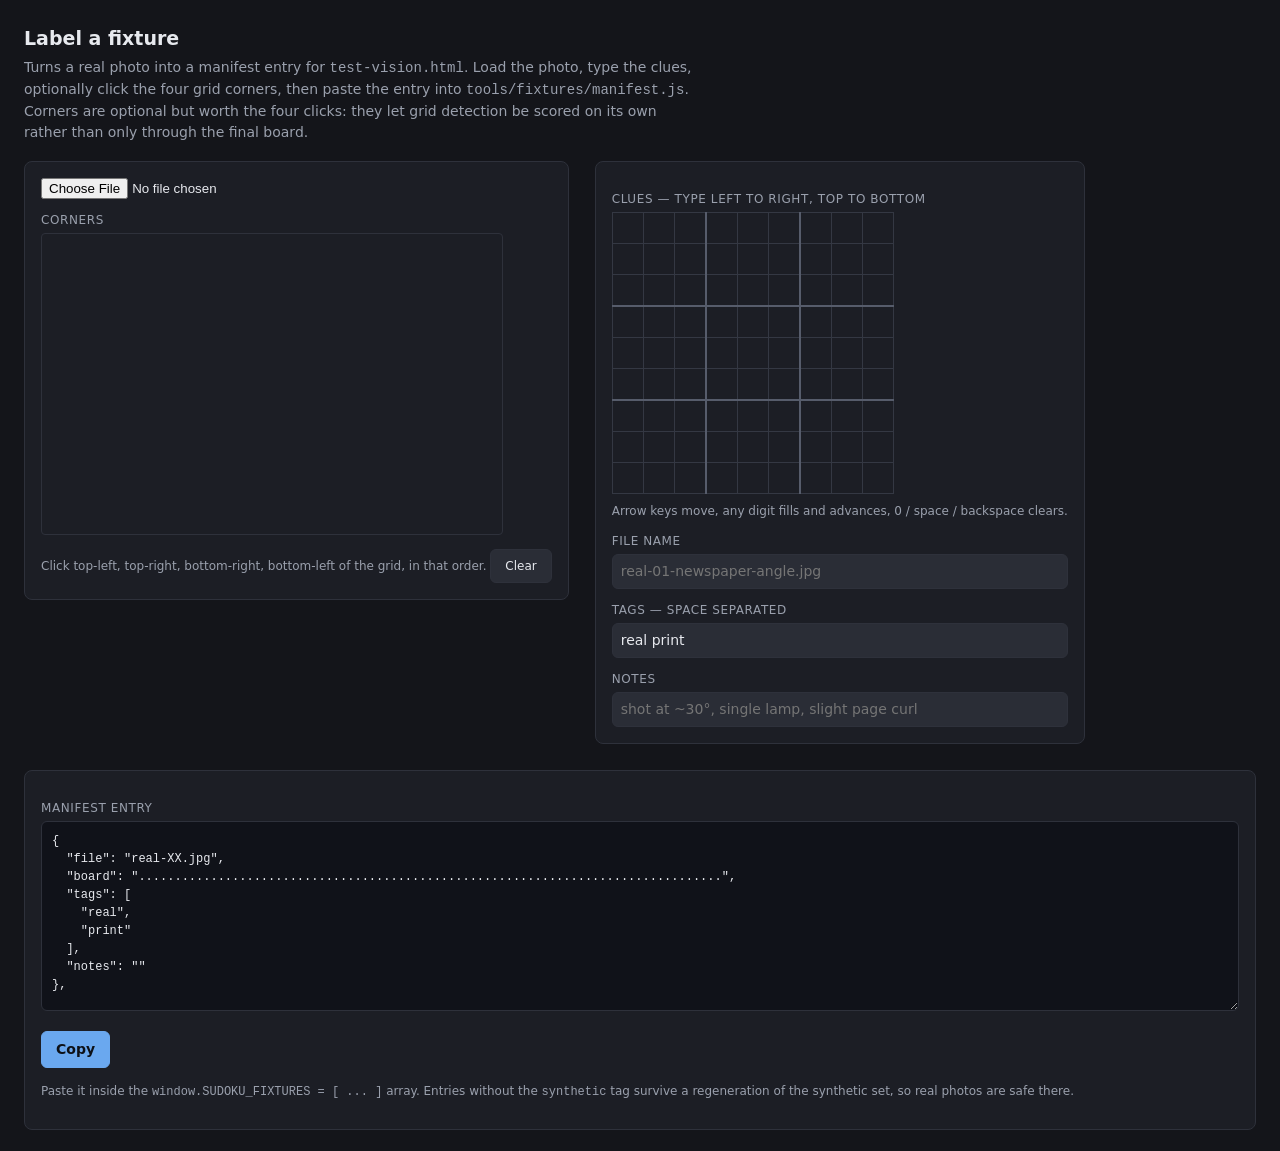
<file: tools/label-fixture.html>
<!DOCTYPE html>
<html lang="en">

<head>
  <meta charset="UTF-8">
  <meta name="viewport" content="width=device-width, initial-scale=1.0">
  <title>Label a fixture</title>
  <style>
    :root { --bg:#14151a; --panel:#1c1e25; --line:#2e313b; --fg:#e7e9ee; --dim:#9aa0ad;
            --accent:#6aa8ef; --ok:#4ec98a; }
    * { box-sizing: border-box; }
    body { margin:0; padding:24px; background:var(--bg); color:var(--fg);
           font:14px/1.5 ui-sans-serif, system-ui, -apple-system, Segoe UI, Roboto, sans-serif; }
    h1 { font-size:19px; margin:0 0 4px; }
    p.sub { color:var(--dim); margin:0 0 18px; max-width:76ch; }
    .cols { display:flex; gap:26px; flex-wrap:wrap; align-items:flex-start; }
    .panel { background:var(--panel); border:1px solid var(--line); border-radius:8px; padding:16px; }
    button { font:inherit; padding:7px 14px; border-radius:6px; border:1px solid var(--line);
             background:#2a2d36; color:var(--fg); cursor:pointer; }
    button.primary { background:var(--accent); border-color:var(--accent); color:#0d1117; font-weight:600; }
    input[type=text] { font:inherit; padding:6px 8px; border-radius:6px; border:1px solid var(--line);
                       background:#2a2d36; color:var(--fg); width:100%; }
    label { display:block; font-size:12px; color:var(--dim); margin:12px 0 4px;
            text-transform:uppercase; letter-spacing:.05em; }
    canvas { max-width:100%; border:1px solid var(--line); border-radius:4px; cursor:crosshair; }
    textarea { width:100%; min-height:190px; font:12px/1.5 ui-monospace, SFMono-Regular, Menlo, monospace;
               background:#101219; color:var(--fg); border:1px solid var(--line);
               border-radius:6px; padding:10px; }
    table.grid { border-collapse:collapse; }
    table.grid td { padding:0; border:1px solid #343843; }
    table.grid td.b { border-right:2px solid #565c6b; }
    table.grid td.r { border-bottom:2px solid #565c6b; }
    table.grid input { width:30px; height:30px; text-align:center; font:15px/1 inherit;
                       background:transparent; border:0; color:var(--fg); }
    table.grid input:focus { outline:2px solid var(--accent); outline-offset:-2px; }
    .hint { color:var(--dim); font-size:12px; margin-top:8px; }
    .step { color:var(--ok); }
  </style>
</head>

<body>
  <h1>Label a fixture</h1>
  <p class="sub">
    Turns a real photo into a manifest entry for <code>test-vision.html</code>. Load the photo, type
    the clues, optionally click the four grid corners, then paste the entry into
    <code>tools/fixtures/manifest.js</code>. Corners are optional but worth the four clicks: they
    let grid detection be scored on its own rather than only through the final board.
  </p>

  <div class="cols">
    <div class="panel">
      <input type="file" id="file" accept="image/*">
      <label>Corners <span id="cornerState" class="step"></span></label>
      <canvas id="view" width="460" height="300"></canvas>
      <div class="hint">
        Click top-left, top-right, bottom-right, bottom-left of the grid, in that order.
        <button id="clearCorners">Clear</button>
      </div>
    </div>

    <div class="panel">
      <label>Clues — type left to right, top to bottom</label>
      <table class="grid" id="grid"></table>
      <div class="hint">Arrow keys move, any digit fills and advances, 0 / space / backspace clears.</div>

      <label>File name</label>
      <input type="text" id="name" placeholder="real-01-newspaper-angle.jpg">
      <label>Tags — space separated</label>
      <input type="text" id="tags" value="real print">
      <label>Notes</label>
      <input type="text" id="notes" placeholder="shot at ~30°, single lamp, slight page curl">
    </div>

    <div class="panel" style="flex:1; min-width:320px">
      <label>Manifest entry</label>
      <textarea id="out" readonly></textarea>
      <p><button class="primary" id="copy">Copy</button>
         <span class="hint" id="copied"></span></p>
      <p class="hint">
        Paste it inside the <code>window.SUDOKU_FIXTURES = [ ... ]</code> array. Entries without the
        <code>synthetic</code> tag survive a regeneration of the synthetic set, so real photos are
        safe there.
      </p>
    </div>
  </div>

  <script>
    var view = document.getElementById('view');
    var ctx = view.getContext('2d');
    var img = null, corners = [], scale = 1;

    // ------------------------------------------------------------- the grid
    var inputs = [];
    (function buildGrid() {
      var table = document.getElementById('grid'), r, c, tr, td, input;
      for (r = 0; r < 9; r++) {
        tr = table.insertRow();
        for (c = 0; c < 9; c++) {
          td = tr.insertCell();
          td.className = ((c === 2 || c === 5) ? 'b ' : '') + ((r === 2 || r === 5) ? 'r' : '');
          input = document.createElement('input');
          input.maxLength = 1;
          input.inputMode = 'numeric';
          input.addEventListener('keydown', onKey);
          input.addEventListener('input', emit);
          td.appendChild(input);
          inputs.push(input);
        }
      }
    })();

    function onKey(e) {
      var i = inputs.indexOf(e.target), next = null;
      if (e.key === 'ArrowLeft') { next = i - 1; }
      else if (e.key === 'ArrowRight') { next = i + 1; }
      else if (e.key === 'ArrowUp') { next = i - 9; }
      else if (e.key === 'ArrowDown') { next = i + 9; }
      else if (e.key >= '1' && e.key <= '9') { e.target.value = e.key; next = i + 1; }
      else if (e.key === '0' || e.key === ' ' || e.key === 'Backspace' || e.key === 'Delete') {
        e.target.value = ''; next = e.key === 'Backspace' ? i - 1 : i + 1;
      } else { return; }
      e.preventDefault();
      if (next !== null && next >= 0 && next < 81) { inputs[next].focus(); inputs[next].select(); }
      emit();
    }

    function board() {
      return inputs.map(function (i) {
        var v = i.value.replace(/[^1-9]/g, '');
        return v || '.';
      }).join('');
    }

    // ----------------------------------------------------------- the image
    document.getElementById('file').addEventListener('change', function (e) {
      var file = e.target.files[0];
      if (!file) { return; }
      if (!document.getElementById('name').value) {
        document.getElementById('name').value = file.name;
      }
      var reader = new FileReader();
      reader.onload = function () {
        img = new Image();
        img.onload = function () { corners = []; draw(); emit(); };
        img.src = reader.result;   // data URL, so the canvas stays readable
      };
      reader.readAsDataURL(file);
    });

    view.addEventListener('click', function (e) {
      if (!img || corners.length >= 4) { return; }
      var box = view.getBoundingClientRect();
      var x = (e.clientX - box.left) * (view.width / box.width);
      var y = (e.clientY - box.top) * (view.height / box.height);
      corners.push([+(x / scale).toFixed(1), +(y / scale).toFixed(1)]);
      draw(); emit();
    });

    document.getElementById('clearCorners').addEventListener('click', function () {
      corners = []; draw(); emit();
    });

    function draw() {
      if (!img) { return; }
      scale = Math.min(560 / img.naturalWidth, 560 / img.naturalHeight, 1);
      view.width = Math.round(img.naturalWidth * scale);
      view.height = Math.round(img.naturalHeight * scale);
      ctx.drawImage(img, 0, 0, view.width, view.height);

      ctx.strokeStyle = '#4ec98a';
      ctx.fillStyle = '#4ec98a';
      ctx.lineWidth = 2;
      corners.forEach(function (p, i) {
        var x = p[0] * scale, y = p[1] * scale;
        ctx.beginPath(); ctx.arc(x, y, 5, 0, Math.PI * 2); ctx.stroke();
        ctx.font = '12px sans-serif';
        ctx.fillText(['TL', 'TR', 'BR', 'BL'][i], x + 8, y - 6);
      });
      if (corners.length === 4) {
        ctx.beginPath();
        corners.forEach(function (p, i) {
          var x = p[0] * scale, y = p[1] * scale;
          i ? ctx.lineTo(x, y) : ctx.moveTo(x, y);
        });
        ctx.closePath(); ctx.stroke();
      }
      document.getElementById('cornerState').textContent =
        corners.length === 4 ? 'all four set' : corners.length + '/4 — next: ' +
        ['top-left', 'top-right', 'bottom-right', 'bottom-left'][corners.length];
    }

    // ------------------------------------------------------------- output
    function emit() {
      var entry = {
        file: document.getElementById('name').value || 'real-XX.jpg',
        board: board(),
        tags: document.getElementById('tags').value.trim().split(/\s+/).filter(Boolean),
        notes: document.getElementById('notes').value
      };
      if (corners.length === 4) { entry.corners = corners; }
      document.getElementById('out').value = JSON.stringify(entry, null, 2) + ',';
    }

    ['name', 'tags', 'notes'].forEach(function (id) {
      document.getElementById(id).addEventListener('input', emit);
    });

    document.getElementById('copy').addEventListener('click', function () {
      navigator.clipboard.writeText(document.getElementById('out').value).then(function () {
        document.getElementById('copied').textContent = 'copied';
        setTimeout(function () { document.getElementById('copied').textContent = ''; }, 1500);
      });
    });

    emit();
  </script>
</body>

</html>
</file>
<file: style.css>
/* Sudoku - dark theme.
   Black ground, matrix green for everything that matters: the grid frame, the
   primary action, solved digits, focus. Everything else stays quiet so the
   green reads as signal rather than decoration. */

:root {
  --bg: #050705;
  --bg-raised: #0a0e0a;
  --panel: #0c120c;
  --line: #1a241a;
  --line-strong: #2b3b2b;
  --text: #d9e6d9;
  --muted: #7f9a7f;
  --faint: #4c5f4c;

  --green: #00ff41;
  --green-dim: #00c837;
  --green-ink: #06210b;
  --green-glow: rgba(0, 255, 65, 0.35);
  --green-tint: rgba(0, 255, 65, 0.10);

  --red: #ff4d4d;
  --red-tint: rgba(255, 77, 77, 0.16);
  --amber: #ffb547;
  --amber-tint: rgba(255, 181, 71, 0.16);

  --cell: 48px;
  --radius: 10px;
  --font: -apple-system, BlinkMacSystemFont, "Segoe UI", Inter, Roboto, "Helvetica Neue", Arial, sans-serif;
  --mono: ui-monospace, "SF Mono", Menlo, Consolas, "Liberation Mono", monospace;
}

* {
  box-sizing: border-box;
}

[hidden] {
  display: none !important;
}

html {
  background: var(--bg);
}

body {
  margin: 0;
  min-height: 100vh;
  display: flex;
  flex-direction: column;
  font-family: var(--font);
  font-size: 15px;
  line-height: 1.5;
  color: var(--text);
  background:
    radial-gradient(900px 500px at 50% -10%, rgba(0, 255, 65, 0.07), transparent 70%),
    var(--bg);
  -webkit-font-smoothing: antialiased;
}

/* ---- Header ------------------------------------------------------------ */

.topbar {
  display: flex;
  flex-wrap: wrap;
  align-items: baseline;
  gap: 6px 18px;
  padding: 22px clamp(16px, 4vw, 40px) 18px;
  border-bottom: 1px solid var(--line);
  background: rgba(5, 7, 5, 0.7);
}

.brand {
  display: flex;
  align-items: center;
  gap: 10px;
}

.brand .mark {
  display: inline-flex;
  color: var(--green);
  filter: drop-shadow(0 0 6px var(--green-glow));
}

.brand h1 {
  margin: 0;
  font-size: 20px;
  font-weight: 650;
  letter-spacing: 0.12em;
  text-transform: uppercase;
}

.tagline {
  margin: 0;
  color: var(--muted);
  font-size: 14px;
}

/* ---- Layout ------------------------------------------------------------ */

main {
  flex: 1;
  width: 100%;
  max-width: 1240px;
  margin: 0 auto;
  padding: 24px clamp(16px, 4vw, 40px) 40px;
}

.foot {
  padding: 16px clamp(16px, 4vw, 40px);
  border-top: 1px solid var(--line);
  color: var(--faint);
  font-size: 12px;
  text-align: center;
}

/* ---- Buttons ------------------------------------------------------------ */

.btn {
  display: inline-flex;
  align-items: center;
  gap: 8px;
  padding: 9px 16px;
  font: inherit;
  font-weight: 500;
  color: var(--text);
  background: var(--bg-raised);
  border: 1px solid var(--line-strong);
  border-radius: 8px;
  cursor: pointer;
  transition: border-color 120ms ease, background 120ms ease, color 120ms ease, box-shadow 120ms ease;
}

.btn:hover {
  border-color: var(--green-dim);
  color: #fff;
}

.btn:focus-visible {
  outline: none;
  border-color: var(--green);
  box-shadow: 0 0 0 3px var(--green-tint);
}

.btn:active {
  transform: translateY(1px);
}

.btn-quiet {
  color: var(--muted);
  background: transparent;
  border-color: transparent;
}

.btn-quiet:hover {
  color: var(--text);
  border-color: var(--line-strong);
}

.btn-icon {
  position: relative;
  padding: 6px;
  color: var(--muted);
  background: transparent;
  border-color: transparent;
  border-radius: 6px;
}

.btn-icon:hover {
  color: var(--green);
  background: var(--green-tint);
  border-color: transparent;
}

.btn-icon .icon-check {
  display: none;
}

.btn-icon.copied {
  color: var(--green);
}

.btn-icon.copied .icon-copy {
  display: none;
}

.btn-icon.copied .icon-check {
  display: block;
}

/* A word next to the icon while the copy is fresh, so the tick is not a puzzle. */
.btn-icon.copied::after {
  content: "Copied";
  position: absolute;
  right: calc(100% + 6px);
  top: 50%;
  transform: translateY(-50%);
  font-size: 12px;
  font-weight: 600;
  letter-spacing: 0.06em;
  text-transform: uppercase;
  color: var(--green);
  white-space: nowrap;
  pointer-events: none;
}

.btn-primary {
  gap: 10px;
  padding: 12px 22px;
  font-size: 16px;
  font-weight: 650;
  color: var(--green-ink);
  background: var(--green);
  border-color: var(--green);
  box-shadow: 0 0 18px var(--green-glow);
}

.btn-primary:hover {
  color: var(--green-ink);
  background: #33ff66;
  box-shadow: 0 0 26px var(--green-glow);
}

.btn-primary[disabled] {
  cursor: progress;
  opacity: 0.7;
}

/* ---- Toolbar and status ------------------------------------------------ */

.toolbar {
  display: flex;
  flex-direction: column;
  align-items: center;
  gap: 12px;
  margin-bottom: 22px;
}

.actions {
  display: flex;
  flex-wrap: wrap;
  justify-content: center;
  gap: 8px;
}

.status {
  margin: 0 auto;
  color: var(--muted);
  font-size: 14px;
  text-align: center;
  max-width: 62ch;
}

.alert {
  min-height: 1.5em;
  margin-top: 22px;
  font-family: var(--mono);
  font-size: 14px;
  letter-spacing: 0.02em;
}

.alert[data-kind="ok"] {
  color: var(--green);
  text-shadow: 0 0 10px var(--green-glow);
}

.alert[data-kind="error"] {
  color: var(--red);
}

.alert[data-kind="busy"] {
  color: var(--muted);
}

/* ---- Photo preview card ------------------------------------------------- */

.card {
  background: var(--panel);
  border: 1px solid var(--line);
  border-radius: var(--radius);
}

.preview {
  margin: 0 auto 22px;
  width: fit-content;
  min-width: min(360px, 100%);
  max-width: 100%;
}

.preview-head {
  display: flex;
  align-items: center;
  gap: 12px;
  padding: 10px 14px;
  cursor: pointer;
  list-style: none;
  user-select: none;
  border-radius: var(--radius);
}

.preview-head::-webkit-details-marker {
  display: none;
}

.preview-head:hover {
  background: rgba(255, 255, 255, 0.03);
}

.preview-head:focus-visible {
  outline: none;
  box-shadow: inset 0 0 0 1px var(--green);
}

.preview-hint {
  flex: 1;
  color: var(--faint);
  font-size: 13px;
  text-align: right;
}

.preview-head .chevron {
  color: var(--muted);
  transition: transform 180ms ease;
}

.preview[open] .preview-head .chevron {
  transform: rotate(180deg);
}

.preview[open] .preview-head {
  border-bottom: 1px solid var(--line);
  border-bottom-left-radius: 0;
  border-bottom-right-radius: 0;
}

.preview-body {
  display: flex;
  flex-wrap: wrap;
  justify-content: center;
  gap: 20px;
  padding: 16px;
}

.preview figure {
  margin: 0;
  display: flex;
  flex-direction: column;
  align-items: center;
  gap: 8px;
}

.preview figcaption {
  color: var(--muted);
  font-size: 13px;
  text-align: center;
  max-width: 40ch;
}

#preview {
  display: block;
  width: 180px;
  height: 180px;
  border: 1px solid var(--line-strong);
  border-radius: 6px;
  background: #fff;
}

/* Corner picking: the fallback for a photo the detector cannot read. Four clicks
   from someone who can see the grid beats any amount of guessing. */
#picker {
  display: block;
  max-width: min(560px, 88vw);
  height: auto;
  border: 1px solid var(--line-strong);
  border-radius: 6px;
  cursor: crosshair;
}

/* ---- Boards ------------------------------------------------------------- */

.boards {
  display: flex;
  flex-wrap: wrap;
  justify-content: center;
  align-items: flex-start;
  gap: 24px 28px;
}

.board-panel {
  display: flex;
  flex-direction: column;
  align-items: stretch;
  gap: 10px;
}

.panel-head {
  display: flex;
  align-items: center;
  justify-content: space-between;
  min-height: 30px;
  padding: 0 2px;
}

/* Solve sits under the puzzle and spans it, so the eye reads grid, then action. */
#solveBtn {
  width: 100%;
  justify-content: center;
  margin-top: 4px;
}

.panel-title {
  margin: 0;
  font-size: 12px;
  font-weight: 600;
  letter-spacing: 0.18em;
  text-transform: uppercase;
  color: var(--muted);
}

.board-frame {
  position: relative;
  padding: 8px;
  background: var(--panel);
  border: 1px solid var(--line);
  border-radius: var(--radius);
  transition: border-color 150ms ease, box-shadow 150ms ease;
}

.board {
  display: grid;
  grid-template-columns: repeat(9, var(--cell));
  grid-auto-rows: var(--cell);
  border: 2px solid var(--green);
  border-radius: 3px;
  box-shadow: 0 0 14px var(--green-glow), inset 0 0 14px rgba(0, 255, 65, 0.06);
  background: var(--bg);
}

.case {
  display: flex;
  align-items: center;
  justify-content: center;
  width: var(--cell);
  height: var(--cell);
  margin: 0;
  padding: 0;
  font-family: var(--mono);
  font-size: calc(var(--cell) * 0.46);
  font-weight: 500;
  font-variant-numeric: tabular-nums;
  text-align: center;
  color: var(--text);
  background: transparent;
  border: 0;
  border-right: 1px solid var(--line-strong);
  border-bottom: 1px solid var(--line-strong);
  transition: background 100ms ease;
}

/* Thick lines between the 3x3 boxes, the outer edge belongs to the frame. */
.case.x3 {
  border-right: 2px solid var(--green-dim);
}

.case.y3 {
  border-bottom: 2px solid var(--green-dim);
}

.board .case:nth-child(9n) {
  border-right: 0;
}

.board .case:nth-child(n + 73) {
  border-bottom: 0;
}

/* Inputs: the value is typed by the keyboard handler, the caret would only be noise. */
input.case {
  caret-color: transparent;
  outline: none;
  cursor: pointer;
  -webkit-appearance: none;
  appearance: none;
  border-radius: 0;
}

input.case::selection {
  background: transparent;
}

input.case:hover {
  background: rgba(255, 255, 255, 0.04);
}

.case.selected {
  background: var(--green-tint);
  box-shadow: inset 0 0 0 2px var(--green);
  color: #fff;
}

.case.conflict {
  background: var(--red-tint);
  color: var(--red);
}

.case.conflict.selected {
  box-shadow: inset 0 0 0 2px var(--red);
}

/* Amber, not red: the cell is not known to be wrong, only not trusted. Red is
   already spoken for by .conflict, which means a clue that breaks a rule. */
.case.uncertain {
  background: var(--amber-tint);
  color: var(--amber);
}

.case.uncertain.selected {
  box-shadow: inset 0 0 0 2px var(--amber);
}

.case.conflict.uncertain {
  background: var(--red-tint);
  color: var(--red);
}

/* Solution: the given clues stay as they were, the digits the solver found glow. */
.board.solved .case {
  color: var(--green);
  text-shadow: 0 0 8px var(--green-glow);
}

.board.solved .case.given {
  color: var(--text);
  text-shadow: none;
}

/* ---- Solution reveal ---------------------------------------------------- */

@keyframes reveal {
  from {
    opacity: 0;
    transform: translateX(-12px) scale(0.98);
  }

  to {
    opacity: 1;
    transform: none;
  }
}

#solutionPanel.reveal {
  animation: reveal 360ms cubic-bezier(0.2, 0.7, 0.2, 1) both;
}

@keyframes flash {
  from {
    box-shadow: 0 0 30px var(--green-glow), inset 0 0 40px rgba(0, 255, 65, 0.25);
  }

  to {
    box-shadow: 0 0 14px var(--green-glow), inset 0 0 14px rgba(0, 255, 65, 0.06);
  }
}

#solutionPanel.reveal .board {
  animation: flash 900ms ease-out 200ms both;
}

/* ---- Drag and drop ------------------------------------------------------ */

.drop-hint {
  position: absolute;
  inset: 8px;
  display: flex;
  align-items: center;
  justify-content: center;
  border-radius: 3px;
  background: rgba(5, 7, 5, 0.9);
  color: var(--green);
  font-size: 15px;
  font-weight: 600;
  letter-spacing: 0.08em;
  text-transform: uppercase;
  text-shadow: 0 0 10px var(--green-glow);
  opacity: 0;
  pointer-events: none;
  transition: opacity 150ms ease;
}

.drop-hint span {
  padding: 10px 18px;
  background: var(--bg);
  border: 1px dashed var(--green);
  border-radius: 6px;
}

body.dropping #problemFrame {
  border-color: var(--green);
  box-shadow: 0 0 0 1px var(--green), 0 0 32px var(--green-glow);
}

body.dropping #problemFrame .board {
  border-style: dashed;
}

body.dropping .drop-hint {
  opacity: 1;
}

/* ---- Small screens ------------------------------------------------------ */

@media (max-width: 640px) {
  :root {
    --cell: min(calc((100vw - 52px) / 9), 44px);
  }

  .boards {
    flex-direction: column;
    gap: 20px;
  }

  #solutionPanel.reveal {
    animation-name: reveal-up;
  }

  @keyframes reveal-up {
    from {
      opacity: 0;
      transform: translateY(12px);
    }

    to {
      opacity: 1;
      transform: none;
    }
  }
}

@media (prefers-reduced-motion: reduce) {

  #solutionPanel.reveal,
  #solutionPanel.reveal .board {
    animation: none;
  }
}
</file>
